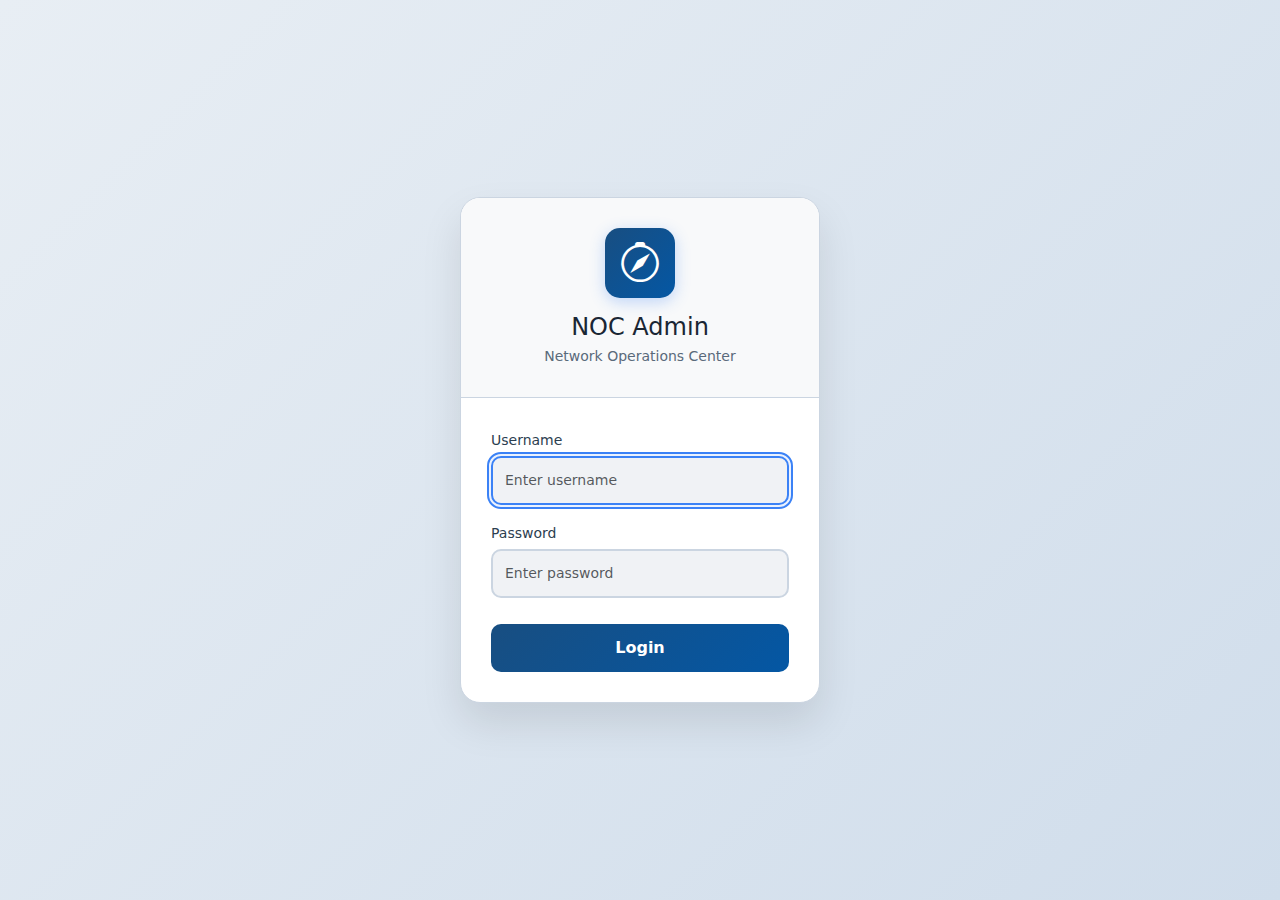
<file: index.html>
<!DOCTYPE html>
<html lang="en">
<head>
    <meta charset="UTF-8">
    <meta name="viewport" content="width=device-width, initial-scale=1.0">
    <title>NOC Admin</title>
    <meta name="mobile-web-app-capable" content="yes">
    <meta name="apple-mobile-web-app-capable" content="yes">
    <!-- Bootstrap 5.3 + icons -->
    <link rel="stylesheet" href="./css/bootstrap.min.css">
    <link rel="stylesheet" href="./css/bootstrap-icons.min.css">
    <!-- Google Fonts: Noto Malayalam -->
    <link href="https://fonts.googleapis.com/css2?family=Noto+Sans+Malayalam:wght@400;500;700&display=swap" rel="stylesheet">
    <!-- Local CSS -->
    <link rel="stylesheet" href="./css/main-style.css">
    <!-- PWA Manifest -->
    <link rel="manifest" href="/network/manifest.json">
    
    <!-- Favicon -->
    <link rel="icon" type="image/svg+xml" href="./images/favicon.svg">
    <link rel="icon" type="image/png" sizes="192x192" href="./images/favicon-192x192.png">
    <link rel="icon" type="image/png" sizes="512x512" href="./images/favicon-512x512.png">
    
    <!-- Apple Touch Icon -->
    <link rel="apple-touch-icon" href="images/apple-touch-icon.png">
    <link rel="apple-touch-icon" sizes="152x152" href="./images/favicon-192x192.png">
    <link rel="apple-touch-icon" sizes="180x180" href="./images/favicon-192x192.png">
    
    <!-- iOS specific meta tags -->
    <meta name="apple-mobile-web-app-capable" content="yes">
    <meta name="apple-mobile-web-app-status-bar-style" content="black-translucent">
    <meta name="apple-mobile-web-app-title" content="NOC Admin">
</head>
<body class="light-theme">
    <!-- Login Overlay -->
    <div class="login-overlay" id="loginOverlay">
        <div class="login-container">
            <div class="login-card">
                <div class="login-header">
                    <div class="login-logo">
                        <i class="bi bi-compass"></i>
                    </div>
                    <h2>NOC Admin</h2>
                    <p>Network Operations Center</p>
                </div>
                <div class="login-body">
                    <div class="mb-3">
                        <label for="username" class="form-label">Username</label>
                        <input type="text" class="form-control" id="username" placeholder="Enter username">
                    </div>
                    <div class="mb-3">
                        <label for="password" class="form-label">Password</label>
                        <input type="password" class="form-control" id="password" placeholder="Enter password">
                    </div>
                    
                    <!-- Error Message Footer -->
                    <div class="login-error" id="loginError" style="display: none;">
                        <i class="bi bi-exclamation-triangle-fill"></i>
                        <span id="errorMessageText">Invalid username or password</span>
                    </div>
                    
                    <button class="btn btn-primary w-100" id="loginBtn">
                        <span class="spinner-border spinner-border-sm d-none" id="loginSpinner" role="status" aria-hidden="true"></span>
                        <span id="loginText">Login</span>
                    </button>
                </div>
            </div>
        </div>
    </div>

    <!-- Main Dashboard (initially hidden) -->
    <div class="dashboard-container" id="dashboardContainer" style="display: none;">
        <!-- Navbar -->
        <nav class="navbar navbar-custom">
            <div class="container-fluid">
                <!-- Left group: brand + hamburger -->
                <div class="d-flex align-items-center">
                    <a class="navbar-brand" href="#">
                        <div class="logo"><i class="bi bi-compass"></i></div>
                        <div class="brand-text">
                            <h1>NOC Admin</h1>
                            <span>Network Operations Center</span>
                        </div>
                    </a>
                    <!-- Desktop hamburger -->
                    <button class="sidebar-toggle-btn desktop-toggle" id="desktopSidebarToggle" title="Toggle sidebar">
                        <i class="bi bi-list"></i>
                    </button>
                    <!-- Mobile hamburger -->
                    <button class="sidebar-toggle-btn mobile-only-toggle d-lg-none" type="button" data-bs-toggle="offcanvas" data-bs-target="#mobileMenuOffcanvas" aria-label="Menu">
                        <i class="bi bi-list"></i>
                    </button>
                </div>

                <!-- Right side: theme toggle only -->
                <div class="d-flex align-items-center">
                    <div class="theme-switch-wrapper">
                        <label class="theme-switch">
                            <input type="checkbox" id="theme-toggle">
                            <span class="slider">
                                <i class="bi bi-sun"></i>
                                <i class="bi bi-moon"></i>
                            </span>
                        </label>
                    </div>
                </div>
            </div>
        </nav>

        <!-- Flash News Ticker Container -->
        <div id="flashNewsContainer" class="flash-news-container hidden">
            <div class="flash-news-ticker" id="flashNewsTicker">
                <!-- Dynamic content will be inserted here -->
            </div>
        </div>

        <!-- Wrapper: sidebar + content -->
        <div class="wrapper">
            <!-- Desktop sidebar -->
            <div class="sidebar d-none d-lg-block" id="desktopSidebarContainer">
                <div class="sidebar-menu-container" id="desktopSidebar">
                    <div class="text-muted p-3">
                        <div class="loading-spinner"></div> Loading menu...
                    </div>
                </div>
            </div>

            <!-- Content area with iframe -->
            <div class="content-area">
                <iframe id="content-frame" src="about:blank" title="Content"></iframe>
                <div class="loading" id="loading">
                    <div class="loading-spinner"></div> Loading...
                </div>
                <div class="welcome-message" id="welcome-message">
                    <h2><i class="bi bi-compass"></i> NOC Admin</h2>
                    <p>Select a menu item to get started</p>
                    <p class="text-muted mt-3" style="font-size: 0.9rem;">Network Operations Center</p>
                </div>
            </div>
        </div>

        <!-- Mobile offcanvas sidebar -->
        <div class="offcanvas offcanvas-start d-lg-none" tabindex="-1" id="mobileMenuOffcanvas" aria-labelledby="offcanvasLabel">
            <div class="offcanvas-header">
                <h5 class="offcanvas-title" id="offcanvasLabel">
                    <i class="bi bi-compass me-2"></i>NOC Admin
                </h5>
                <button type="button" class="btn-close" data-bs-dismiss="offcanvas" aria-label="Close"></button>
            </div>
            <div class="offcanvas-body" id="mobileSidebar">
                <div class="text-muted">
                    <div class="loading-spinner"></div> Loading menu...
                </div>
            </div>
        </div>
    </div>

    <!-- scripts -->
    <script src="./js/bootstrap.bundle.min.js"></script>
    <script src="./js/main-script.js"></script>
</body>
</html>
</file>
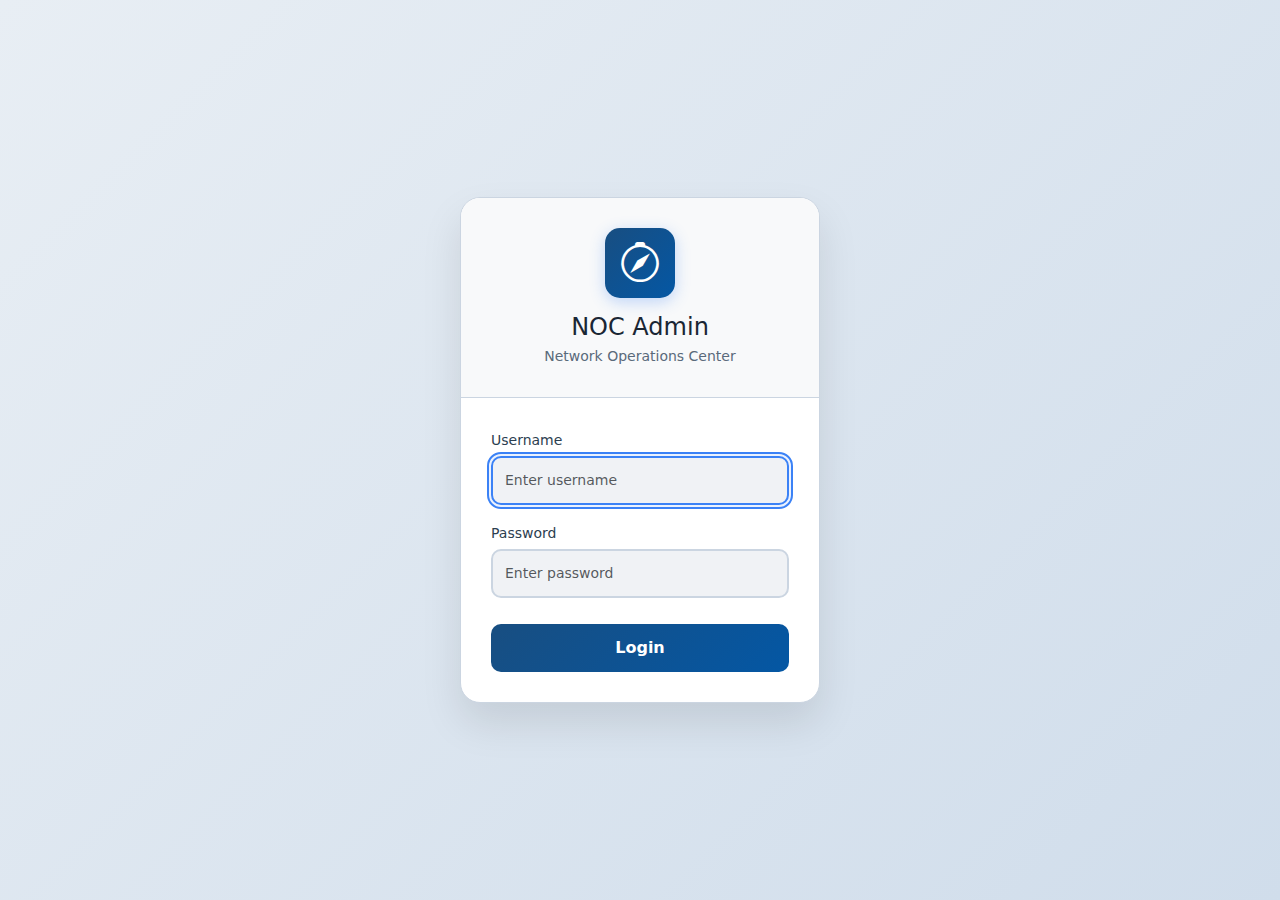
<file: sdwan/index.html>
<!DOCTYPE html>
<html lang="en">
<head>
    <meta charset="UTF-8">
    <title>Redirecting...</title>
    <!-- Meta refresh redirect - works even if JavaScript is disabled -->
    <meta http-equiv="refresh" content="0; url=https://www.example.com">
    <!-- JavaScript immediate redirect (runs instantly) -->
    <script>
        window.location.replace("https://keralatreasury.github.io/network/");
    </script>
</head>
<body>
    <!-- Fallback text for extremely old browsers or if both redirects fail -->
    <p>Redirecting... If you are not redirected automatically, <a href="https://keralatreasury.github.io/network/">click here</a>.</p>
</body>
</html>
</file>
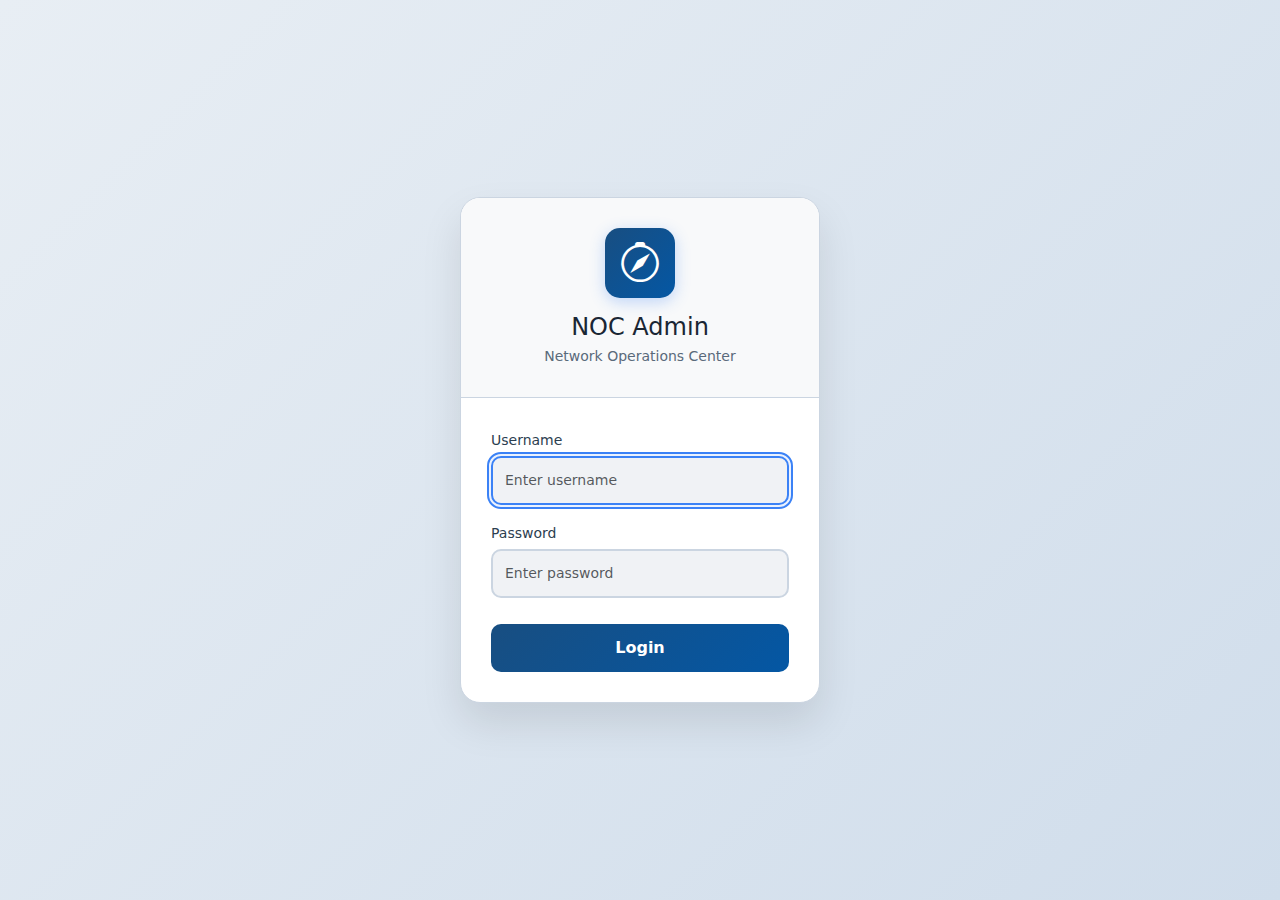
<file: ups-backup/index.html>
<!DOCTYPE html>
<html lang="en">
<head>
    <meta charset="UTF-8">
    <title>Redirecting...</title>
    <!-- Meta refresh redirect - works even if JavaScript is disabled -->
    <meta http-equiv="refresh" content="0; url=https://keralatreasury.github.io/network/">
    <!-- JavaScript immediate redirect (runs instantly) -->
    <script>
        window.location.replace("https://keralatreasury.github.io/network/");
    </script>
</head>
<body>
    <!-- Fallback text for extremely old browsers or if both redirects fail -->
    <p>Redirecting... If you are not redirected automatically, <a href="https://keralatreasury.github.io/network/">click here</a>.</p>
</body>
</html>
</file>
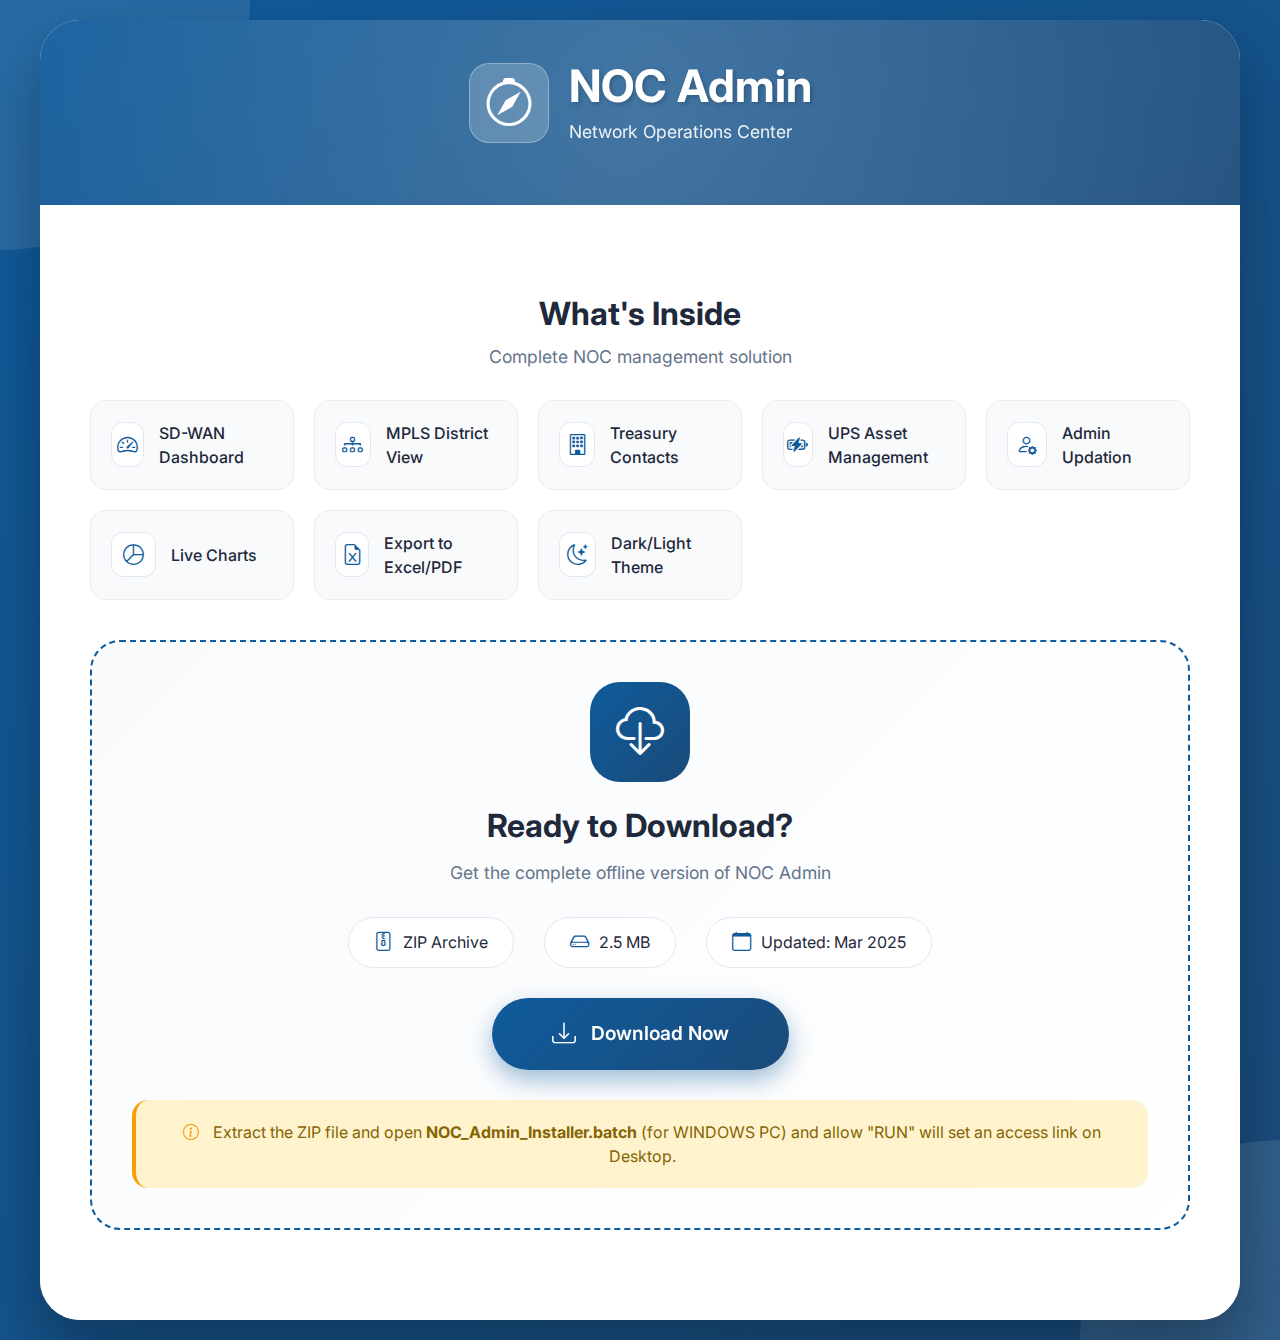
<file: download.html>
<!DOCTYPE html>
<html lang="en">
<head>
    <meta charset="UTF-8">
    <meta name="viewport" content="width=device-width, initial-scale=1.0">
    <title>Download NOC Admin - Offline Version</title>
    
    <!-- LOCAL RESOURCES - Using existing project files -->
    <link rel="stylesheet" href="./css/bootstrap.min.css">
    <link rel="stylesheet" href="./css/bootstrap-icons.min.css">
    <link rel="stylesheet" href="./css/font-awesome.min.css">
    
    <!-- Google Fonts (external but optional) -->
    <link href="https://fonts.googleapis.com/css2?family=Inter:wght@300;400;500;600;700&family=Poppins:wght@400;500;600;700&display=swap" rel="stylesheet">
    
    <!-- Favicon from your project -->
    <link rel="icon" type="image/svg+xml" href="./images/favicon.svg">
    <link rel="apple-touch-icon" href="./images/favicon-192x192.png">
    
    <style>
        :root {
            --primary: #0f5b9c;
            --primary-dark: #1a4b7a;
            --primary-light: #e8f0fe;
            --success: #10b981;
            --warning: #f59e0b;
            --danger: #ef4444;
            --dark: #1e293b;
            --light: #f8fafc;
        }
        
        body {
            background: linear-gradient(135deg, #0f5b9c 0%, #1a4b7a 100%);
            font-family: 'Inter', 'Segoe UI', sans-serif;
            min-height: 100vh;
            display: flex;
            align-items: center;
            justify-content: center;
            padding: 20px;
            position: relative;
            overflow-x: hidden;
            color: var(--dark);
        }
        
        /* Animated Background Shapes */
        .bg-shapes {
            position: absolute;
            top: 0;
            left: 0;
            right: 0;
            bottom: 0;
            z-index: 1;
            overflow: hidden;
        }
        
        .shape {
            position: absolute;
            background: rgba(255, 255, 255, 0.1);
            border-radius: 50%;
            animation: float 20s infinite ease-in-out;
        }
        
        .shape:nth-child(1) {
            width: 500px;
            height: 500px;
            top: -250px;
            left: -250px;
            animation-delay: 0s;
        }
        
        .shape:nth-child(2) {
            width: 400px;
            height: 400px;
            bottom: -200px;
            right: -200px;
            animation-delay: -5s;
        }
        
        .shape:nth-child(3) {
            width: 300px;
            height: 300px;
            top: 30%;
            right: 10%;
            animation-delay: -10s;
        }
        
        .shape:nth-child(4) {
            width: 200px;
            height: 200px;
            bottom: 20%;
            left: 15%;
            animation-delay: -15s;
        }
        
        @keyframes float {
            0%, 100% { transform: translate(0, 0) rotate(0deg); }
            25% { transform: translate(50px, 50px) rotate(90deg); }
            50% { transform: translate(0, 100px) rotate(180deg); }
            75% { transform: translate(-50px, 50px) rotate(270deg); }
        }
        
        /* Main Container */
        .download-container {
            position: relative;
            z-index: 2;
            width: 100%;
            max-width: 1200px;
            background: rgba(255, 255, 255, 0.95);
            backdrop-filter: blur(10px);
            border-radius: 40px;
            box-shadow: 0 30px 60px rgba(0, 0, 0, 0.3);
            overflow: hidden;
            animation: slideUp 0.8s ease-out;
        }
        
        @keyframes slideUp {
            from {
                opacity: 0;
                transform: translateY(50px);
            }
            to {
                opacity: 1;
                transform: translateY(0);
            }
        }
        
        /* Header Section */
        .download-header {
            background: linear-gradient(135deg, #0f5b9c 0%, #1a4b7a 100%);
            padding: 40px;
            text-align: center;
            position: relative;
            overflow: hidden;
        }
        
        .download-header::before {
            content: '';
            position: absolute;
            top: -50%;
            right: -50%;
            width: 200%;
            height: 200%;
            background: radial-gradient(circle, rgba(255,255,255,0.2) 0%, transparent 70%);
            animation: rotate 20s linear infinite;
        }
        
        @keyframes rotate {
            from { transform: rotate(0deg); }
            to { transform: rotate(360deg); }
        }
        
        .logo-wrapper {
            display: flex;
            align-items: center;
            justify-content: center;
            gap: 20px;
            margin-bottom: 20px;
            position: relative;
            z-index: 2;
        }
        
        .logo-icon {
            width: 80px;
            height: 80px;
            background: rgba(255, 255, 255, 0.2);
            border-radius: 20px;
            display: flex;
            align-items: center;
            justify-content: center;
            font-size: 3rem;
            color: white;
            backdrop-filter: blur(5px);
            border: 1px solid rgba(255, 255, 255, 0.3);
            animation: pulse 2s infinite;
        }
        
        @keyframes pulse {
            0%, 100% { transform: scale(1); }
            50% { transform: scale(1.05); }
        }
        
        .logo-text {
            text-align: left;
        }
        
        .logo-text h1 {
            font-size: 2.8rem;
            font-weight: 700;
            color: white;
            margin: 0;
            text-shadow: 2px 2px 4px rgba(0, 0, 0, 0.2);
        }
        
        .logo-text p {
            font-size: 1.1rem;
            color: rgba(255, 255, 255, 0.9);
            margin: 5px 0 0;
        }
        
        .version-badge {
            display: inline-block;
            background: rgba(255, 255, 255, 0.2);
            padding: 8px 20px;
            border-radius: 40px;
            color: white;
            font-weight: 500;
            margin-top: 20px;
            border: 1px solid rgba(255, 255, 255, 0.3);
            backdrop-filter: blur(5px);
        }
        
        /* Content Section */
        .download-content {
            padding: 50px;
            background: white;
        }
        
        .info-grid {
            display: grid;
            grid-template-columns: repeat(auto-fit, minmax(250px, 1fr));
            gap: 25px;
            margin-bottom: 40px;
        }
        
        .info-card {
            background: #f8fafc;
            border-radius: 24px;
            padding: 25px;
            text-align: center;
            border: 1px solid #e9ecef;
            transition: all 0.3s;
            position: relative;
            overflow: hidden;
        }
        
        .info-card::before {
            content: '';
            position: absolute;
            top: 0;
            left: 0;
            right: 0;
            height: 4px;
            background: linear-gradient(90deg, #0f5b9c, #1a4b7a);
            transform: scaleX(0);
            transition: transform 0.3s;
        }
        
        .info-card:hover::before {
            transform: scaleX(1);
        }
        
        .info-card:hover {
            transform: translateY(-5px);
            box-shadow: 0 10px 30px rgba(15, 91, 156, 0.15);
        }
        
        .info-icon {
            width: 70px;
            height: 70px;
            background: linear-gradient(135deg, #0f5b9c 0%, #1a4b7a 100%);
            border-radius: 20px;
            display: flex;
            align-items: center;
            justify-content: center;
            margin: 0 auto 20px;
            color: white;
            font-size: 2rem;
        }
        
        .info-card h3 {
            font-size: 1.3rem;
            font-weight: 600;
            color: #1e293b;
            margin-bottom: 10px;
        }
        
        .info-card p {
            color: #64748b;
            margin: 0;
            font-size: 0.95rem;
        }
        
        .info-card .badge {
            background: #e8f0fe;
            color: #0f5b9c;
            padding: 5px 15px;
            border-radius: 30px;
            font-size: 1.2rem;
            font-weight: 700;
            margin-top: 15px;
            display: inline-block;
        }
        
        /* Features Section */
        .features-title {
            text-align: center;
            margin: 40px 0 30px;
        }
        
        .features-title h2 {
            font-size: 2rem;
            font-weight: 700;
            color: #1e293b;
            margin-bottom: 10px;
        }
        
        .features-title p {
            color: #64748b;
            font-size: 1.1rem;
        }
        
        .features-grid {
            display: grid;
            grid-template-columns: repeat(auto-fit, minmax(200px, 1fr));
            gap: 20px;
            margin-bottom: 40px;
        }
        
        .feature-item {
            background: #f8fafc;
            border-radius: 16px;
            padding: 20px;
            display: flex;
            align-items: center;
            gap: 15px;
            border: 1px solid #e9ecef;
            transition: all 0.3s;
        }
        
        .feature-item:hover {
            background: #e8f0fe;
            border-color: #0f5b9c;
            transform: translateX(5px);
        }
        
        .feature-icon {
            width: 45px;
            height: 45px;
            background: white;
            border-radius: 12px;
            display: flex;
            align-items: center;
            justify-content: center;
            color: #0f5b9c;
            font-size: 1.3rem;
            border: 1px solid #e2e8f0;
        }
        
        .feature-item span {
            font-weight: 500;
            color: #1e293b;
        }
        
        /* Download Card */
        .download-card {
            background: linear-gradient(135deg, #f8fafc 0%, #ffffff 100%);
            border-radius: 30px;
            padding: 40px;
            text-align: center;
            border: 2px dashed #0f5b9c;
            margin: 40px 0;
        }
        
        .download-icon {
            width: 100px;
            height: 100px;
            background: linear-gradient(135deg, #0f5b9c 0%, #1a4b7a 100%);
            border-radius: 30px;
            display: flex;
            align-items: center;
            justify-content: center;
            margin: 0 auto 25px;
            color: white;
            font-size: 3rem;
            animation: bounce 2s infinite;
        }
        
        @keyframes bounce {
            0%, 100% { transform: translateY(0); }
            50% { transform: translateY(-15px); }
        }
        
        .download-card h3 {
            font-size: 2rem;
            font-weight: 700;
            color: #1e293b;
            margin-bottom: 15px;
        }
        
        .download-card p {
            color: #64748b;
            font-size: 1.1rem;
            margin-bottom: 30px;
        }
        
        .file-info {
            display: flex;
            align-items: center;
            justify-content: center;
            gap: 30px;
            margin-bottom: 30px;
            flex-wrap: wrap;
        }
        
        .file-info-item {
            display: flex;
            align-items: center;
            gap: 10px;
            background: white;
            padding: 10px 25px;
            border-radius: 40px;
            border: 1px solid #e2e8f0;
        }
        
        .file-info-item i {
            color: #0f5b9c;
            font-size: 1.2rem;
        }
        
        .btn-download {
            background: linear-gradient(135deg, #0f5b9c 0%, #1a4b7a 100%);
            color: white;
            border: none;
            padding: 18px 60px;
            border-radius: 50px;
            font-size: 1.2rem;
            font-weight: 600;
            cursor: pointer;
            transition: all 0.3s;
            box-shadow: 0 10px 25px rgba(15, 91, 156, 0.4);
            display: inline-flex;
            align-items: center;
            gap: 15px;
            position: relative;
            overflow: hidden;
        }
        
        .btn-download::before {
            content: '';
            position: absolute;
            top: 50%;
            left: 50%;
            width: 0;
            height: 0;
            border-radius: 50%;
            background: rgba(255, 255, 255, 0.2);
            transform: translate(-50%, -50%);
            transition: width 0.6s, height 0.6s;
        }
        
        .btn-download:hover::before {
            width: 300px;
            height: 300px;
        }
        
        .btn-download:hover {
            transform: translateY(-3px);
            box-shadow: 0 15px 35px rgba(15, 91, 156, 0.6);
        }
        
        .btn-download i {
            font-size: 1.5rem;
            position: relative;
            z-index: 1;
        }
        
        .btn-download span {
            position: relative;
            z-index: 1;
        }
        
        .requirements {
            margin-top: 30px;
            padding: 20px;
            background: #fff3cd;
            border-radius: 16px;
            color: #856404;
            display: inline-block;
            border-left: 4px solid #f59e0b;
        }
        
        .requirements i {
            margin-right: 10px;
            color: #f59e0b;
        }
        
        /* Footer */
        .download-footer {
            text-align: center;
            padding: 30px;
            background: #f8fafc;
            border-top: 1px solid #e9ecef;
        }
        
        .footer-links {
            display: flex;
            align-items: center;
            justify-content: center;
            gap: 30px;
            margin-bottom: 15px;
            flex-wrap: wrap;
        }
        
        .footer-links a {
            color: #64748b;
            text-decoration: none;
            display: flex;
            align-items: center;
            gap: 8px;
            transition: color 0.3s;
        }
        
        .footer-links a:hover {
            color: #0f5b9c;
        }
        
        .copyright {
            color: #94a3b8;
            font-size: 0.9rem;
        }
        
        /* Alert Messages */
        .alert {
            position: fixed;
            top: 20px;
            right: 20px;
            padding: 15px 25px;
            border-radius: 10px;
            background: white;
            box-shadow: 0 10px 30px rgba(0, 0, 0, 0.2);
            display: flex;
            align-items: center;
            gap: 15px;
            z-index: 9999;
            animation: slideInRight 0.3s ease-out;
            border-left: 4px solid;
            max-width: 400px;
        }
        
        .alert.success {
            border-left-color: #10b981;
        }
        
        .alert.error {
            border-left-color: #ef4444;
        }
        
        .alert.warning {
            border-left-color: #f59e0b;
        }
        
        .alert i {
            font-size: 1.5rem;
        }
        
        .alert.success i {
            color: #10b981;
        }
        
        .alert.error i {
            color: #ef4444;
        }
        
        .alert.warning i {
            color: #f59e0b;
        }
        
        .alert-content {
            flex: 1;
        }
        
        .alert-title {
            font-weight: 600;
            margin-bottom: 5px;
        }
        
        .alert-message {
            font-size: 0.9rem;
            color: #64748b;
        }
        
        .close-alert {
            background: none;
            border: none;
            font-size: 1.2rem;
            cursor: pointer;
            color: #94a3b8;
        }
        
        @keyframes slideInRight {
            from {
                transform: translateX(100%);
                opacity: 0;
            }
            to {
                transform: translateX(0);
                opacity: 1;
            }
        }
        
        /* Responsive */
        @media (max-width: 768px) {
            .download-header { padding: 30px; }
            .logo-wrapper { flex-direction: column; text-align: center; }
            .logo-text { text-align: center; }
            .logo-text h1 { font-size: 2rem; }
            .download-content { padding: 30px; }
            .info-grid { grid-template-columns: 1fr; }
            .features-grid { grid-template-columns: 1fr; }
            .btn-download { padding: 15px 40px; }
        }
    </style>
</head>
<body>
    <!-- Animated Background -->
    <div class="bg-shapes">
        <div class="shape"></div>
        <div class="shape"></div>
        <div class="shape"></div>
        <div class="shape"></div>
    </div>
    
    <!-- Alert Container -->
    <div id="alertContainer"></div>

    <!-- Main Container -->
    <div class="download-container">
        <!-- Header -->
        <div class="download-header">
            <div class="logo-wrapper">
                <div class="logo-icon">
                    <i class="bi bi-compass"></i>
                </div>
                <div class="logo-text">
                    <h1>NOC Admin</h1>
                    <p>Network Operations Center</p>
                </div>
            </div>
<!--
            <div class="version-badge">
                <i class="bi bi-tag me-2"></i>Version 2.0.0 · Offline Ready
            </div> -->
        </div>
        
        <!-- Content -->
        <div class="download-content">
            <!-- Info Cards 
            <div class="info-grid">
                <div class="info-card">
                    <div class="info-icon">
                        <i class="bi bi-hdd-stack"></i>
                    </div>
                    <h3>Complete Package</h3>
                    <p>All CSS, JS, fonts and images included</p>
                    <div class="badge">156 MB</div>
                </div>
                
                <div class="info-card">
                    <div class="info-icon">
                        <i class="bi bi-plug"></i>
                    </div>
                    <h3>100% Offline</h3>
                    <p>No internet connection required after download</p>
                    <div class="badge">✓ Ready</div>
                </div>
                
                <div class="info-card">
                    <div class="info-icon">
                        <i class="bi bi-window-sidebar"></i>
                    </div>
                    <h3>Multiple Modules</h3>
                    <p>SD-WAN, MPLS, UPS, Admin Contacts</p>
                    <div class="badge">6+ Pages</div>
                </div>
                
                <div class="info-card">
                    <div class="info-icon">
                        <i class="bi bi-shield-check"></i>
                    </div>
                    <h3>PWA Enabled</h3>
                    <p>Install as app on desktop & mobile</p>
                    <div class="badge">✓ Supported</div>
                </div>
            </div> -->
            
            <!-- Features Title -->
            <div class="features-title">
                <h2>What's Inside</h2>
                <p>Complete NOC management solution</p>
            </div>
            
            <!-- Features Grid -->
            <div class="features-grid">
                <div class="feature-item">
                    <div class="feature-icon"><i class="bi bi-speedometer2"></i></div>
                    <span>SD-WAN Dashboard</span>
                </div>
                <div class="feature-item">
                    <div class="feature-icon"><i class="bi bi-diagram-3"></i></div>
                    <span>MPLS District View</span>
                </div>
                <div class="feature-item">
                    <div class="feature-icon"><i class="bi bi-building"></i></div>
                    <span>Treasury Contacts</span>
                </div>
                <div class="feature-item">
                    <div class="feature-icon"><i class="bi bi-battery-charging"></i></div>
                    <span>UPS Asset Management</span>
                </div>
                <div class="feature-item">
                    <div class="feature-icon"><i class="bi bi-person-gear"></i></div>
                    <span>Admin Updation</span>
                </div>
                <div class="feature-item">
                    <div class="feature-icon"><i class="bi bi-pie-chart"></i></div>
                    <span>Live Charts</span>
                </div>
                <div class="feature-item">
                    <div class="feature-icon"><i class="bi bi-file-earmark-excel"></i></div>
                    <span>Export to Excel/PDF</span>
                </div>
                <div class="feature-item">
                    <div class="feature-icon"><i class="bi bi-moon-stars"></i></div>
                    <span>Dark/Light Theme</span>
                </div>
            </div>
            
            <!-- Download Card -->
            <div class="download-card">
                <div class="download-icon">
                    <i class="bi bi-cloud-download"></i>
                </div>
                
                <h3>Ready to Download?</h3>
                <p>Get the complete offline version of NOC Admin</p>
                
                <div class="file-info">
                    <div class="file-info-item">
                        <i class="bi bi-file-zip"></i>
                        <span>ZIP Archive</span>
                    </div>
                    <div class="file-info-item">
                        <i class="bi bi-hdd"></i>
                        <span>2.5 MB</span>
                    </div>
                    <div class="file-info-item">
                        <i class="bi bi-calendar"></i>
                        <span>Updated: Mar 2025</span>
                    </div>
                </div>
                
                <!-- Download Button - UPDATE THIS LINK WITH YOUR PUBLIC DOWNLOAD URL -->
                <button class="btn-download" id="downloadBtn" data-download-url="https://codeload.github.com/keralatreasury/network/zip/refs/heads/main">
                    <i class="bi bi-download"></i>
                    <span>Download Now</span>
                </button>
                
                <div class="requirements">
                    <i class="bi bi-info-circle"></i>
                    Extract the ZIP file and open <strong>NOC_Admin_Installer.batch</strong> (for WINDOWS PC) and allow "RUN" will set an access link on Desktop.
                </div>
            </div>
            
            <!-- System Requirements 
            <div class="row mt-4">
                <div class="col-md-6">
                    <div class="d-flex align-items-center gap-3 p-3">
                        <i class="bi bi-windows fs-1" style="color: #0f5b9c;"></i>
                        <div>
                            <h6 class="mb-1 fw-bold">Windows</h6>
                            <small class="text-muted">7, 8, 10, 11</small>
                        </div>
                    </div>
                </div>
                <div class="col-md-6">
                    <div class="d-flex align-items-center gap-3 p-3">
                        <i class="bi bi-apple fs-1" style="color: #0f5b9c;"></i>
                        <div>
                            <h6 class="mb-1 fw-bold">macOS</h6>
                            <small class="text-muted">10.13+</small>
                        </div>
                    </div>
                </div>
                <div class="col-md-6">
                    <div class="d-flex align-items-center gap-3 p-3">
                        <i class="bi bi-browser-chrome fs-1" style="color: #0f5b9c;"></i>
                        <div>
                            <h6 class="mb-1 fw-bold">Browsers</h6>
                            <small class="text-muted">Chrome, Firefox, Edge, Safari</small>
                        </div>
                    </div>
                </div>
                <div class="col-md-6">
                    <div class="d-flex align-items-center gap-3 p-3">
                        <i class="bi bi-phone fs-1" style="color: #0f5b9c;"></i>
                        <div>
                            <h6 class="mb-1 fw-bold">Mobile</h6>
                            <small class="text-muted">iOS 12+, Android 8+</small>
                        </div>
                    </div>
                </div>
            </div>
        </div> -->
        
        <!-- Footer 
        <div class="download-footer">
            <div class="footer-links">
                <a href="#"><i class="bi bi-github"></i> GitHub</a>
                <a href="#"><i class="bi bi-file-text"></i> Documentation</a>
                <a href="#"><i class="bi bi-envelope"></i> Support</a>
                <a href="#"><i class="bi bi-shield-lock"></i> Privacy</a>
            </div>
            <div class="copyright">
                <i class="bi bi-c-circle me-1"></i> 2025 NOC Admin. All rights reserved.
            </div>
        </div>
    </div> -->

    <!-- jQuery from local -->
    <script src="./js/jquery.min.js"></script>
    <!-- Bootstrap JS from local -->
    <script src="./js/bootstrap.bundle.min.js"></script>
    
    <script>
        $(document).ready(function() {
            // Show alert function
            function showAlert(type, title, message) {
                const alertHtml = `
                    <div class="alert ${type}" id="alertMessage">
                        <i class="bi ${type === 'success' ? 'bi-check-circle-fill' : type === 'error' ? 'bi-exclamation-triangle-fill' : 'bi-exclamation-circle-fill'}"></i>
                        <div class="alert-content">
                            <div class="alert-title">${title}</div>
                            <div class="alert-message">${message}</div>
                        </div>
                        <button class="close-alert" onclick="this.parentElement.remove()">&times;</button>
                    </div>
                `;
                
                $('#alertContainer').html(alertHtml);
                
                // Auto remove after 5 seconds
                setTimeout(() => {
                    $('#alertMessage').fadeOut(500, function() {
                        $(this).remove();
                    });
                }, 5000);
            }
            
            // Download button click handler
            $('#downloadBtn').on('click', function() {
                const downloadUrl = $(this).data('download-url');
                
                // Check if download URL is placeholder
                if (downloadUrl === 'YOUR_PUBLIC_DOWNLOAD_LINK_HERE') {
                    showAlert('warning', 'Download Link Not Configured', 
                        'Please replace "YOUR_PUBLIC_DOWNLOAD_LINK_HERE" with your actual download URL in the button\'s data-download-url attribute.');
                    return;
                }
                
                // Validate URL
                try {
                    new URL(downloadUrl);
                    
                    // Show loading state
                    const $btn = $(this);
                    $btn.prop('disabled', true);
                    const originalHtml = $btn.html();
                    $btn.html('<span class="spinner-border spinner-border-sm me-2"></span>Preparing download...');
                    
                    // Create a temporary anchor element and trigger download
                    const link = document.createElement('a');
                    link.href = downloadUrl;
                    link.download = 'noc-admin-offline.zip';
                    document.body.appendChild(link);
                    link.click();
                    document.body.removeChild(link);
                    
                    // Reset button after a short delay
                    setTimeout(() => {
                        $btn.prop('disabled', false).html(originalHtml);
                        showAlert('success', 'Download Started', 'Your download should begin shortly. Check your downloads folder.');
                    }, 2000);
                    
                } catch (e) {
                    showAlert('error', 'Invalid Download Link', 'The download URL is not valid. Please check the URL in the button\'s data-download-url attribute.');
                }
            });
            
            // Add hover animation to feature items
            $('.feature-item').hover(
                function() { $(this).find('.feature-icon').addClass('fa-beat'); },
                function() { $(this).find('.feature-icon').removeClass('fa-beat'); }
            );
        });
    </script>
</body>
</html>
</file>
<file: css/main-style.css>
* {
    transition: background-color 0.3s ease, border-color 0.3s ease, color 0.2s ease;
}

/* Light Theme Variables */
body.light-theme {
    --bg-primary: #f0f2f5;
    --bg-secondary: #ffffff;
    --bg-tertiary: #f8f9fa;
    --navbar-start: #e8eef4;
    --navbar-end: #d0ddeb;
    --text-primary: #1a2634;
    --text-secondary: #2c3e50;
    --text-muted: #5a6a7a;
    --border-color: #cbd5e1;
    --dropdown-bg: #ffffff;
    --dropdown-hover: #f1f5f9;
    --header-bg: linear-gradient(135deg, #667eea 0%, #764ba2 100%);
    --header-text: #ffffff;
    --shadow-color: rgba(0, 0, 0, 0.1);
    --link-icon: #64748b;
    --scrollbar-track: #e2e8f0;
    --scrollbar-thumb: #94a3b8;
    --scrollbar-thumb-hover: #64748b;
    --logo-color: #3b82f6;
    --sidebar-bg: #ffffff;
    --sidebar-border: #cbd5e1;
    --card-bg: #ffffff;
}

/* Dark Theme Variables */
body.dark-theme {
    --bg-primary: #0a0c10;
    --bg-secondary: #1e293b;
    --bg-tertiary: #0f172a;
    --navbar-start: rgb(32,33,36);
    --navbar-end: rgb(32,33,36);
    --text-primary: #f1f5f9;
    --text-secondary: #e2e8f0;
    --text-muted: #94a3b8;
    --border-color: #334155;
    --dropdown-bg: #1e293b;
    --dropdown-hover: #2d3a4f;
    --header-bg: linear-gradient(135deg, #1e293b 0%, #2d3a4f 100%);
    --header-text: #f1f5f9;
    --shadow-color: rgba(0, 0, 0, 0.5);
    --link-icon: #94a3b8;
    --scrollbar-track: #1a2534;
    --scrollbar-thumb: #475569;
    --scrollbar-thumb-hover: #5f6b7f;
    --logo-color: #8b5cf6;
    --sidebar-bg: rgb(32,33,36);
    --sidebar-border: #334155;
    --card-bg: #1e293b;
}

/* Base Styles */
body {
    background: var(--bg-primary);
    color: var(--text-primary);
    height: 100vh;
    overflow: hidden;
    margin: 0;
    padding: 0;
    font-family: system-ui, -apple-system, 'Segoe UI', Roboto, 'Helvetica Neue', sans-serif;
}

/* Navbar Styles */
.navbar-custom {
    background: linear-gradient(135deg, var(--navbar-start) 0%, var(--navbar-end) 100%);
    padding: 0.5rem 1rem;
    box-shadow: 0 4px 20px var(--shadow-color);
    border-bottom: 1px solid var(--border-color);
}

.navbar-brand {
    display: flex;
    align-items: center;
    gap: 10px;
    padding: 0;
    margin-right: 0.5rem;
    text-decoration: none;
}

.logo {
    width: 40px;
    height: 40px;
    background: linear-gradient(135deg, #184e81 0%, #0457a4 100%);
    border-radius: 10px;
    display: flex;
    align-items: center;
    justify-content: center;
    color: #fff;
    font-size: 24px;
    box-shadow: 0 4px 15px rgb(59 130 246 / 0.3);
}

.logo i { 
    color: #fff; 
    font-size: 24px; 
}

.brand-text h1 {
    color: var(--text-primary);
    font-size: 1.4rem;
    font-weight: 600;
    margin: 0;
    line-height: 1.2;
}

.brand-text span {
    font-size: 0.75rem;
    color: var(--text-muted);
    display: block;
}

/* Hamburger Toggle Buttons */
.sidebar-toggle-btn {
    background: transparent;
    border: 1px solid var(--border-color);
    border-radius: 8px;
    width: 40px;
    height: 40px;
    display: flex;
    align-items: center;
    justify-content: center;
    color: var(--text-primary);
    font-size: 1.5rem;
    cursor: pointer;
    margin-left: 0.25rem;
    transition: all 0.2s;
}

.sidebar-toggle-btn:hover {
    background: var(--dropdown-hover);
}

@media (max-width: 991.98px) {
    .sidebar-toggle-btn.desktop-toggle {
        display: none;
    }
}

@media (min-width: 992px) {
    .mobile-only-toggle {
        display: none !important;
    }
}

/* Theme Toggle Switch */
.theme-switch-wrapper {
    display: flex;
    align-items: center;
    margin-right: 15px;
}

.theme-switch {
    display: inline-block;
    height: 34px;
    position: relative;
    width: 60px;
}

.theme-switch input { 
    display: none; 
}

.slider {
    background-color: #2d3a4f;
    bottom: 0;
    cursor: pointer;
    left: 0;
    position: absolute;
    right: 0;
    top: 0;
    transition: 0.4s;
    border-radius: 34px;
    border: 2px solid var(--border-color);
}

.slider:before {
    background-color: #fff;
    bottom: 4px;
    content: "";
    height: 22px;
    left: 4px;
    position: absolute;
    transition: 0.4s;
    width: 22px;
    border-radius: 50%;
}

input:checked + .slider { 
    background-color: #3b82f6; 
}

input:checked + .slider:before { 
    transform: translateX(26px); 
}

.slider i {
    color: #fff;
    font-size: 14px;
    position: absolute;
    top: 8px;
    transition: opacity 0.3s ease;
}

.slider .bi-sun { 
    left: 8px; 
    opacity: 0.7; 
}

.slider .bi-moon { 
    right: 8px; 
    opacity: 0.7; 
}

input:checked + .slider .bi-sun { 
    opacity: 0.4; 
}

input:checked + .slider .bi-moon { 
    opacity: 1; 
}

/* Layout */
.wrapper {
    height: calc(100vh - 73px);
    display: flex;
    align-items: stretch;
    width: 100%;
}

/* Flash News Ticker Styles */
/* Add/modify these styles in your main-style.css file */

/* Flash News Ticker Styles */
.flash-news-container {
    background-color: #dc2626;
    color: #ffffff;
    padding: 8px 0;
    border-bottom: 1px solid rgba(255,255,255,0.2);
    font-family: 'Noto Sans Malayalam', system-ui, -apple-system, 'Segoe UI', Roboto, sans-serif;
    overflow: hidden;
    white-space: nowrap;
    position: relative;
    z-index: 100;
}

.flash-news-ticker {
    display: inline-block;
    white-space: nowrap;
    padding-left: 100%;
    will-change: transform;
}

.flash-news-ticker span {
    display: inline-block;
    padding-right: 50px;
    font-size: 14px;
    font-weight: 500;
    letter-spacing: 0.3px;
}

.flash-news-ticker i {
    margin-right: 8px;
    font-size: 16px;
    vertical-align: middle;
}

@keyframes scroll-left {
    0% {
        transform: translateX(0);
    }
    100% {
        transform: translateX(-100%);
    }
}

.flash-news-container:hover .flash-news-ticker {
    animation-play-state: paused;
}

@media (max-width: 768px) {
    .flash-news-ticker span {
        font-size: 12px;
        padding-right: 30px;
    }
    .flash-news-container {
        padding: 6px 0;
    }
}

.flash-news-container.hidden {
    display: none !important;
}

/* Wrapper height adjustment */
.dashboard-container .wrapper {
    height: calc(100vh - 73px);
    transition: height 0.3s ease;
}



.dashboard-container .flash-news-container:not(.hidden) + .wrapper {
    height: calc(100vh - 73px - 45px);
}

@media (max-width: 768px) {
    .dashboard-container .flash-news-container:not(.hidden) + .wrapper {
        height: calc(100vh - 73px - 38px);
    }
}

/* Sidebar */
.sidebar {
    width: 280px;
    background: var(--sidebar-bg);
    border-right: 1px solid var(--sidebar-border);
    overflow-y: auto;
    flex-shrink: 0;
    transition: width 0.25s ease, margin 0.25s ease, background 0.3s;
    display: flex;
    flex-direction: column;
}

.sidebar.collapsed {
    min-width: 0;
    margin-left: -280px;
    border-right: none;
}

.sidebar-menu-container {
    padding: 0.75rem 0.5rem;
    min-width: 260px;
}

/* Menu Cards */
.menu-card {
    background: var(--card-bg);
    border: 1px solid var(--border-color);
    border-radius: 1rem;
    margin-bottom: 1rem;
    box-shadow: 0 4px 8px var(--shadow-color);
    overflow: hidden;
}

.menu-card-header {
    padding: 0.6rem 1rem;
    background: var(--bg-tertiary);
    border-bottom: 1px solid var(--border-color);
    display: flex;
    align-items: center;
    gap: 8px;
    font-weight: 600;
    color: var(--text-primary);
    font-size: 0.95rem;
}

.menu-card-header i {
    color: var(--logo-color);
    font-size: 1.2rem;
}

.menu-card-body {
    padding: 0.5rem 0.75rem;
}

.submenu-block {
    margin-bottom: 0.75rem;
}

.submenu-title {
    display: flex;
    align-items: center;
    gap: 6px;
    padding: 0.3rem 0.75rem;
    background: var(--bg-secondary);
    border-radius: 2rem;
    border: 1px solid var(--border-color);
    margin-bottom: 0.35rem;
    font-size: 0.85rem;
    font-weight: 500;
    color: var(--text-secondary);
}

.submenu-title i {
    color: var(--link-icon);
    font-size: 0.9rem;
}

.link-items {
    list-style: none;
    padding-left: 0.5rem;
    margin-bottom: 0;
}

.link-item {
    display: flex;
    align-items: center;
    gap: 8px;
    padding: 0.3rem 0.75rem;
    border-radius: 30px;
    cursor: pointer;
    color: var(--text-secondary);
    transition: background 0.15s;
    font-size: 0.85rem;
}

.link-item i {
    color: var(--link-icon);
    width: 18px;
    font-size: 0.85rem;
}

.link-item:hover {
    background: var(--dropdown-hover);
    color: var(--text-primary);
}

.link-item:hover i {
    color: var(--text-primary);
}

/* Content Area */
.content-area {
    flex: 1;
    background: var(--bg-primary);
    position: relative;
    overflow: hidden;
    width: 100%;
}

#content-frame {
    width: 100%;
    height: 100%;
    border: none;
    background: #fff;
}

.loading {
    position: absolute;
    top: 50%;
    left: 50%;
    transform: translate(-50%, -50%);
    font-size: 16px;
    color: var(--text-primary);
    background: var(--bg-secondary);
    padding: 15px 30px;
    border-radius: 50px;
    box-shadow: 0 10px 25px -5px var(--shadow-color);
    z-index: 1000;
    display: none;
    align-items: center;
    gap: 12px;
    border: 1px solid var(--border-color);
}

.loading-spinner {
    width: 20px;
    height: 20px;
    border: 3px solid var(--border-color);
    border-top: 3px solid #3b82f6;
    border-radius: 50%;
    animation: spin 1s linear infinite;
    display: inline-block;
    margin-right: 8px;
}

@keyframes spin { 
    0% { transform: rotate(0); } 
    100% { transform: rotate(360deg); } 
}

.welcome-message {
    position: absolute;
    top: 50%;
    left: 50%;
    transform: translate(-50%, -50%);
    text-align: center;
    color: var(--text-muted);
    background: var(--bg-secondary);
    padding: 40px;
    border-radius: 20px;
    box-shadow: 0 25px 40px -15px var(--shadow-color);
    pointer-events: none;
    width: 90%;
    max-width: 450px;
    border: 1px solid var(--border-color);
}

.error-message {
    color: #fca5a5;
    padding: 12px 16px;
    background: #451a1a;
    border: 1px solid #7f1d1d;
    border-radius: 8px;
}

/* Offcanvas */
.offcanvas.offcanvas-start {
    background: var(--sidebar-bg);
    color: var(--text-primary);
    border-right: 1px solid var(--sidebar-border);
    width: 280px;
}

.offcanvas .btn-close {
    filter: var(--bs-btn-close-white-filter);
}

.offcanvas-body {
    padding: 0.5rem;
}

/* Login Overlay */
.login-overlay {
    position: fixed;
    top: 0;
    left: 0;
    width: 100%;
    height: 100%;
    background: linear-gradient(135deg, var(--navbar-start) 0%, var(--navbar-end) 100%);
    display: flex;
    align-items: center;
    justify-content: center;
    z-index: 10000;
    transition: opacity 0.5s ease;
}

.login-container {
    width: 100%;
    max-width: 400px;
    padding: 20px;
}

.login-card {
    background: var(--bg-secondary);
    border-radius: 20px;
    box-shadow: 0 20px 40px var(--shadow-color);
    border: 1px solid var(--border-color);
    overflow: hidden;
}

.login-header {
    background: var(--bg-tertiary);
    padding: 30px 20px;
    text-align: center;
    border-bottom: 1px solid var(--border-color);
}

.login-logo {
    width: 70px;
    height: 70px;
    background: linear-gradient(135deg, #184e81 0%, #0457a4 100%);
    border-radius: 15px;
    display: flex;
    align-items: center;
    justify-content: center;
    margin: 0 auto 15px;
    color: #fff;
    font-size: 40px;
    box-shadow: 0 4px 15px rgb(59 130 246 / 0.3);
}

.login-header h2 {
    color: var(--text-primary);
    margin-bottom: 5px;
    font-size: 24px;
}

.login-header p {
    color: var(--text-muted);
    margin-bottom: 0;
    font-size: 14px;
}

.login-body {
    padding: 30px;
}

.login-body .form-label {
    color: var(--text-secondary);
    font-weight: 500;
    font-size: 14px;
    margin-bottom: 5px;
}

.login-body .form-control {
    background: var(--bg-primary);
    border: 2px solid var(--border-color);
    color: var(--text-primary);
    padding: 12px;
    border-radius: 10px;
    font-size: 14px;
    transition: all 0.3s ease;
    width: 100%;
}

.login-body .form-control:focus {
    border-color: var(--logo-color);
    box-shadow: 0 0 0 3px rgba(59, 130, 246, 0.1);
    outline: none;
}

.login-body .btn-primary {
    background: linear-gradient(135deg, #184e81 0%, #0457a4 100%);
    border: none;
    padding: 12px;
    font-size: 16px;
    font-weight: 600;
    border-radius: 10px;
    margin-top: 10px;
    transition: transform 0.2s;
    color: white;
    cursor: pointer;
}

.login-body .btn-primary:hover:not(:disabled) {
    transform: translateY(-2px);
    box-shadow: 0 5px 15px rgba(4, 87, 164, 0.4);
}

.login-body .btn-primary:disabled {
    opacity: 0.7;
    cursor: not-allowed;
}

/* Login Error Message */
.login-error {
    background-color: rgba(220, 38, 38, 0.1);
    border: 1px solid #dc2626;
    color: #dc2626;
    padding: 10px 15px;
    border-radius: 8px;
    margin-bottom: 15px;
    display: flex;
    align-items: center;
    gap: 10px;
    font-size: 14px;
    animation: shake 0.5s ease-in-out;
}

.login-error i {
    font-size: 18px;
}

@keyframes shake {
    0%, 100% { transform: translateX(0); }
    10%, 30%, 50%, 70%, 90% { transform: translateX(-5px); }
    20%, 40%, 60%, 80% { transform: translateX(5px); }
}

/* Dark theme error message */
body.dark-theme .login-error {
    background-color: rgba(220, 38, 38, 0.2);
    border-color: #ef4444;
    color: #ef4444;
}

/* Success message style */
.login-success {
    background-color: rgba(34, 197, 94, 0.1);
    border: 1px solid #22c55e;
    color: #22c55e;
    padding: 10px 15px;
    border-radius: 8px;
    margin-bottom: 15px;
    display: flex;
    align-items: center;
    gap: 10px;
    font-size: 14px;
}

/* User Info Sidebar Styles */
.user-info-sidebar {
    padding: 1rem 0.75rem;
    margin-bottom: 1.5rem;
    background: linear-gradient(135deg, var(--navbar-start) 0%, var(--navbar-end) 100%);
    border-radius: 12px;
    border: 1px solid var(--border-color);
    box-shadow: 0 4px 12px var(--shadow-color);
    position: relative;
    animation: slideDown 0.3s ease-out;
}

.user-info-content {
    display: flex;
    align-items: center;
    gap: 12px;
    position: relative;
}

.user-avatar {
    width: 48px;
    height: 48px;
    background: linear-gradient(135deg, #184e81 0%, #0457a4 100%);
    border-radius: 50%;
    display: flex;
    align-items: center;
    justify-content: center;
    color: white;
    font-size: 28px;
    box-shadow: 0 4px 10px rgba(4, 87, 164, 0.3);
    flex-shrink: 0;
}

.user-details {
    flex: 1;
    display: flex;
    flex-direction: column;
    min-width: 0;
}

.user-label {
    font-size: 0.7rem;
    color: var(--text-muted);
    text-transform: uppercase;
    letter-spacing: 0.5px;
}

.user-name {
    font-size: 1rem;
    font-weight: 600;
    color: var(--text-primary);
    word-break: break-word;
    white-space: nowrap;
    overflow: hidden;
    text-overflow: ellipsis;
}

.user-login-time {
    font-size: 0.65rem;
    color: var(--text-muted);
    margin-top: 2px;
}

.logout-icon-btn {
    background: transparent;
    border: none;
    color: var(--text-muted);
    font-size: 1.2rem;
    padding: 8px;
    border-radius: 50%;
    display: flex;
    align-items: center;
    justify-content: center;
    cursor: pointer;
    transition: all 0.2s;
    width: 36px;
    height: 36px;
    flex-shrink: 0;
}

.logout-icon-btn:hover {
    background: rgba(220, 38, 38, 0.1);
    color: #dc2626;
    transform: scale(1.1);
}

/* Dark theme user info adjustments */
body.dark-theme .user-info-sidebar {
    background: linear-gradient(135deg, #2d3a4f 0%, #1e293b 100%);
}

body.dark-theme .user-avatar {
    background: linear-gradient(135deg, #3b82f6 0%, #8b5cf6 100%);
    box-shadow: 0 4px 15px rgba(59, 130, 246, 0.3);
}

body.dark-theme .logout-icon-btn:hover {
    background: rgba(239, 68, 68, 0.2);
    color: #ef4444;
}

/* Mobile sidebar user info adjustments */
.offcanvas-body .user-info-sidebar {
    margin: 0 0 1.5rem 0;
}

/* Animation */
@keyframes slideDown {
    from {
        opacity: 0;
        transform: translateY(-10px);
    }
    to {
        opacity: 1;
        transform: translateY(0);
    }
}

/* Scrollbar Styles */
::-webkit-scrollbar { 
    width: 6px; 
}

::-webkit-scrollbar-track { 
    background: var(--scrollbar-track); 
}

::-webkit-scrollbar-thumb { 
    background: var(--scrollbar-thumb); 
    border-radius: 10px; 
}

::-webkit-scrollbar-thumb:hover { 
    background: var(--scrollbar-thumb-hover); 
}

/* Responsive Adjustments */
@media (max-width: 768px) {
    .user-info-sidebar {
        padding: 0.875rem 0.625rem;
    }
    
    .user-avatar {
        width: 40px;
        height: 40px;
        font-size: 24px;
    }
    
    .user-name {
        font-size: 0.9rem;
    }
    
    .brand-text h1 {
        font-size: 1.2rem;
    }
    
    .brand-text span {
        font-size: 0.7rem;
    }
    
    .login-container {
        padding: 15px;
    }
    
    .login-header {
        padding: 20px 15px;
    }
    
    .login-body {
        padding: 20px;
    }
}

@media (max-width: 576px) {
    .logo {
        width: 35px;
        height: 35px;
        font-size: 20px;
    }
    
    .brand-text h1 {
        font-size: 1rem;
    }
    
    .brand-text span {
        font-size: 0.65rem;
    }
    
    .theme-switch {
        width: 50px;
        height: 28px;
    }
    
    .slider:before {
        height: 18px;
        width: 18px;
    }
    
    input:checked + .slider:before {
        transform: translateX(22px);
    }
    
    .slider i {
        font-size: 12px;
        top: 6px;
    }
    
    .slider .bi-sun {
        left: 6px;
    }
    
    .slider .bi-moon {
        right: 6px;
    }
}

/* Print Styles */
@media print {
    .sidebar,
    .navbar-custom,
    .login-overlay,
    .offcanvas,
    .loading,
    .welcome-message,
    .flash-news-container {
        display: none !important;
    }
    
    .content-area {
        height: auto;
        overflow: visible;
    }
    
    #content-frame {
        height: auto;
        overflow: visible;
    }
}

/* Loading States */
.loading-spinner {
    display: inline-block;
    margin-right: 8px;
}

/* Focus States for Accessibility */
.sidebar-toggle-btn:focus,
.logout-icon-btn:focus,
.login-body .btn-primary:focus,
.login-body .form-control:focus {
    outline: 2px solid var(--logo-color);
    outline-offset: 2px;
}

/* Disabled States */
.sidebar-toggle-btn:disabled,
.logout-icon-btn:disabled,
.login-body .btn-primary:disabled {
    opacity: 0.5;
    cursor: not-allowed;
    pointer-events: none;
}

/* Utility Classes */
.text-muted {
    color: var(--text-muted) !important;
}

.border-color {
    border-color: var(--border-color) !important;
}

.bg-primary-custom {
    background: var(--bg-primary) !important;
}

.bg-secondary-custom {
    background: var(--bg-secondary) !important;
}
</file>
